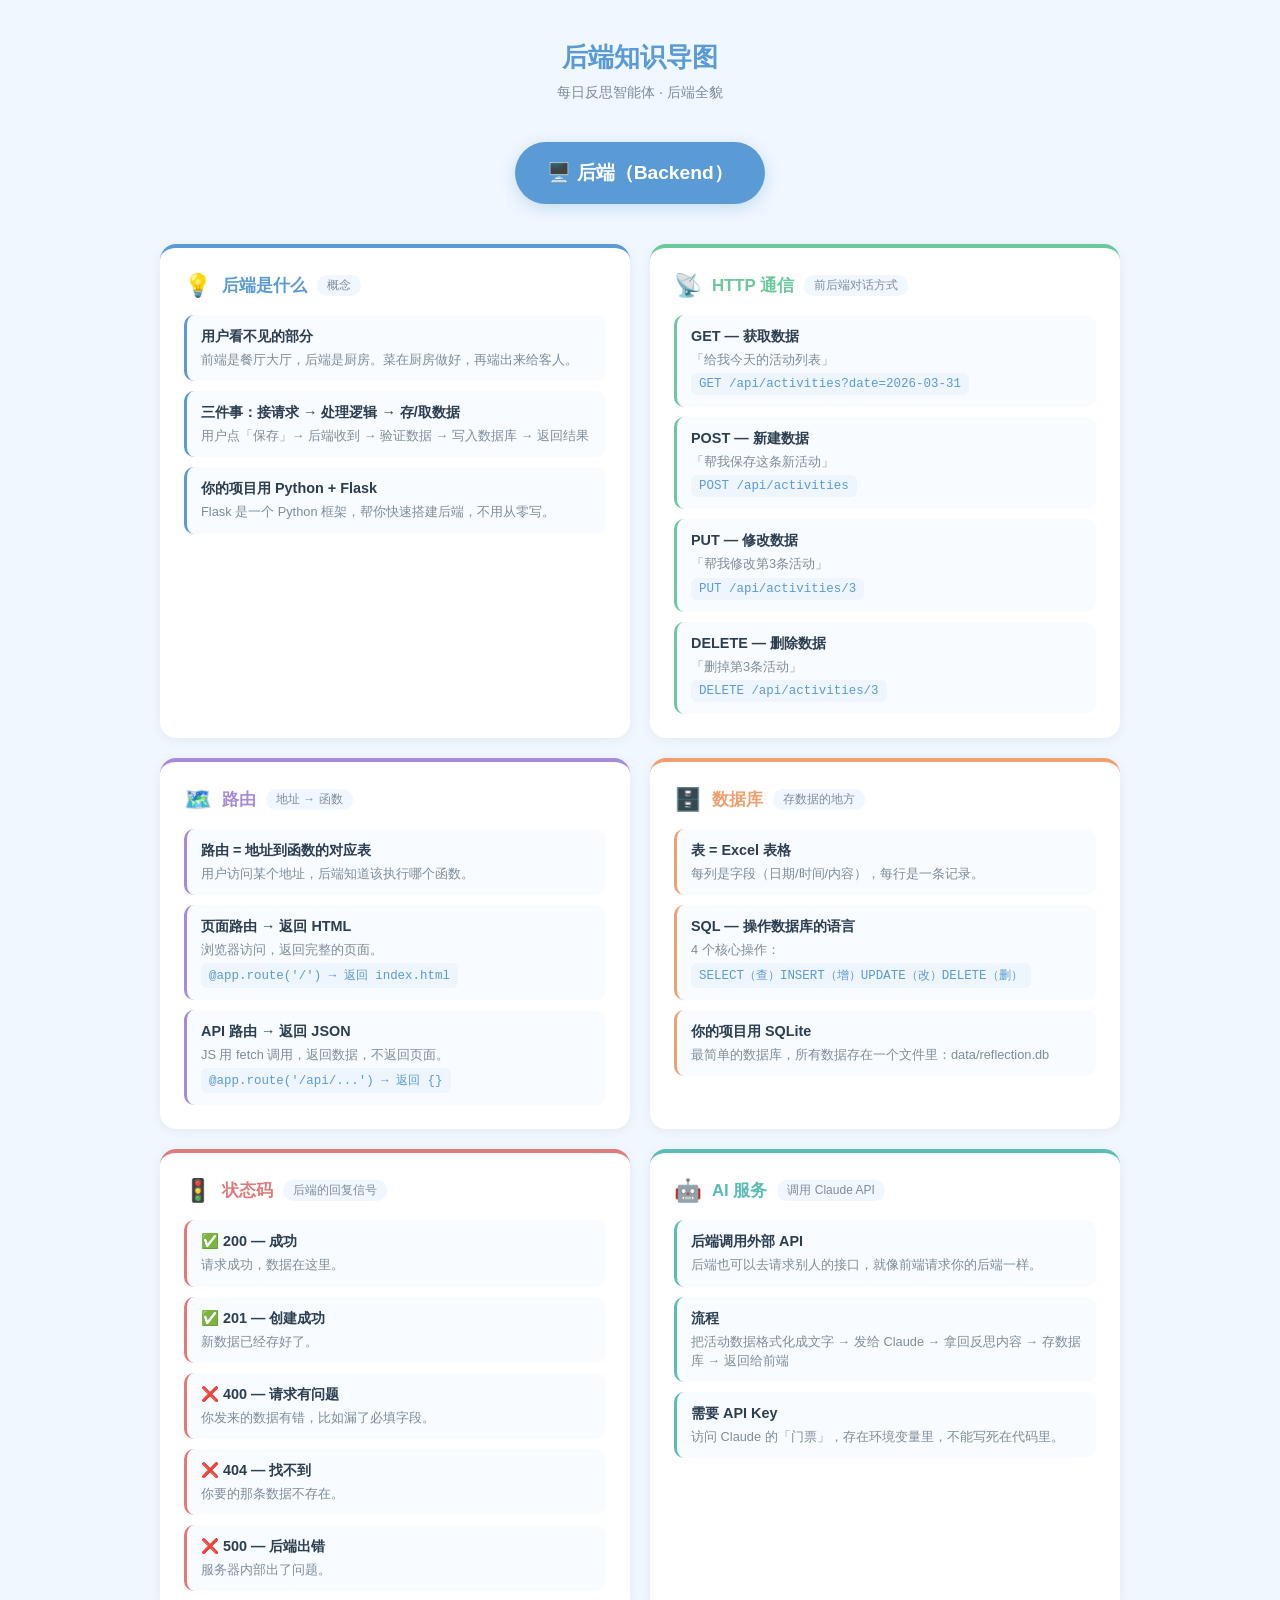
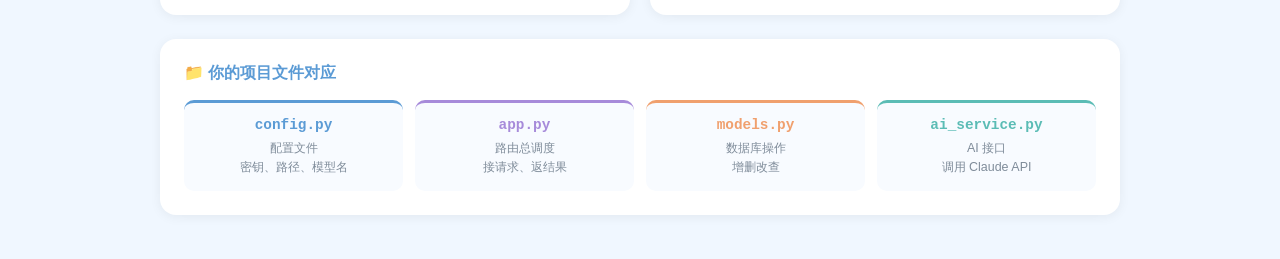
<file: backend_map.html>
<!DOCTYPE html>
<html lang="zh-CN">
<head>
<meta charset="UTF-8">
<title>后端知识导图</title>
<style>
* { margin: 0; padding: 0; box-sizing: border-box; }
body {
  font-family: -apple-system, "Microsoft YaHei", sans-serif;
  background: #f0f7ff;
  min-height: 100vh;
  padding: 40px 20px;
  color: #2c3e50;
}

h1 {
  text-align: center;
  font-size: 1.6rem;
  color: #5b9bd5;
  margin-bottom: 8px;
}
.subtitle {
  text-align: center;
  color: #7f8c9a;
  font-size: 0.9rem;
  margin-bottom: 40px;
}

.map {
  max-width: 960px;
  margin: 0 auto;
}

/* 中心节点 */
.center {
  background: #5b9bd5;
  color: white;
  text-align: center;
  padding: 18px 32px;
  border-radius: 50px;
  font-size: 1.2rem;
  font-weight: 700;
  width: fit-content;
  margin: 0 auto 40px;
  box-shadow: 0 4px 16px rgba(91,155,213,0.3);
}

/* 主分支容器 */
.branches {
  display: grid;
  grid-template-columns: repeat(2, 1fr);
  gap: 20px;
}

/* 主分支 */
.branch {
  background: white;
  border-radius: 16px;
  padding: 24px;
  box-shadow: 0 2px 12px rgba(0,0,0,0.06);
  border-top: 4px solid var(--color);
}

.branch-title {
  display: flex;
  align-items: center;
  gap: 10px;
  margin-bottom: 16px;
}
.branch-title .icon {
  font-size: 1.4rem;
}
.branch-title .name {
  font-size: 1.05rem;
  font-weight: 700;
  color: var(--color);
}
.branch-title .tag {
  font-size: 0.75rem;
  color: #7f8c9a;
  background: #f0f7ff;
  padding: 2px 10px;
  border-radius: 10px;
}

/* 子节点 */
.items {
  display: flex;
  flex-direction: column;
  gap: 10px;
}

.item {
  background: #f8fbff;
  border-radius: 10px;
  padding: 12px 14px;
  border-left: 3px solid var(--color);
}
.item .item-title {
  font-weight: 600;
  font-size: 0.9rem;
  margin-bottom: 4px;
  color: #2c3e50;
}
.item .item-desc {
  font-size: 0.8rem;
  color: #7f8c9a;
  line-height: 1.5;
}
.item .item-code {
  font-size: 0.78rem;
  color: #5b9bd5;
  font-family: monospace;
  margin-top: 4px;
  background: #eef5fc;
  padding: 4px 8px;
  border-radius: 6px;
  display: inline-block;
}

/* 颜色 */
.branch-1 { --color: #5b9bd5; }
.branch-2 { --color: #6bc89b; }
.branch-3 { --color: #a78bda; }
.branch-4 { --color: #f0a06e; }
.branch-5 { --color: #e07b7b; }
.branch-6 { --color: #5bbcb5; }

/* 底部项目对应 */
.project-note {
  max-width: 960px;
  margin: 24px auto 0;
  background: white;
  border-radius: 16px;
  padding: 24px;
  box-shadow: 0 2px 12px rgba(0,0,0,0.06);
}
.project-note h2 {
  font-size: 1rem;
  color: #5b9bd5;
  margin-bottom: 16px;
}
.files {
  display: grid;
  grid-template-columns: repeat(4, 1fr);
  gap: 12px;
}
.file-card {
  background: #f8fbff;
  border-radius: 10px;
  padding: 14px;
  border-top: 3px solid var(--color);
  text-align: center;
}
.file-card .fname {
  font-family: monospace;
  font-weight: 700;
  font-size: 0.9rem;
  color: var(--color);
  margin-bottom: 6px;
}
.file-card .fdesc {
  font-size: 0.78rem;
  color: #7f8c9a;
  line-height: 1.5;
}

@media (max-width: 700px) {
  .branches { grid-template-columns: 1fr; }
  .files { grid-template-columns: repeat(2, 1fr); }
}
</style>
</head>
<body>

<h1>后端知识导图</h1>
<p class="subtitle">每日反思智能体 · 后端全貌</p>

<div class="map">

  <div class="center">🖥️ 后端（Backend）</div>

  <div class="branches">

    <!-- 1. 是什么 -->
    <div class="branch branch-1">
      <div class="branch-title">
        <span class="icon">💡</span>
        <span class="name">后端是什么</span>
        <span class="tag">概念</span>
      </div>
      <div class="items">
        <div class="item">
          <div class="item-title">用户看不见的部分</div>
          <div class="item-desc">前端是餐厅大厅，后端是厨房。菜在厨房做好，再端出来给客人。</div>
        </div>
        <div class="item">
          <div class="item-title">三件事：接请求 → 处理逻辑 → 存/取数据</div>
          <div class="item-desc">用户点「保存」→ 后端收到 → 验证数据 → 写入数据库 → 返回结果</div>
        </div>
        <div class="item">
          <div class="item-title">你的项目用 Python + Flask</div>
          <div class="item-desc">Flask 是一个 Python 框架，帮你快速搭建后端，不用从零写。</div>
        </div>
      </div>
    </div>

    <!-- 2. HTTP -->
    <div class="branch branch-2">
      <div class="branch-title">
        <span class="icon">📡</span>
        <span class="name">HTTP 通信</span>
        <span class="tag">前后端对话方式</span>
      </div>
      <div class="items">
        <div class="item">
          <div class="item-title">GET — 获取数据</div>
          <div class="item-desc">「给我今天的活动列表」</div>
          <span class="item-code">GET /api/activities?date=2026-03-31</span>
        </div>
        <div class="item">
          <div class="item-title">POST — 新建数据</div>
          <div class="item-desc">「帮我保存这条新活动」</div>
          <span class="item-code">POST /api/activities</span>
        </div>
        <div class="item">
          <div class="item-title">PUT — 修改数据</div>
          <div class="item-desc">「帮我修改第3条活动」</div>
          <span class="item-code">PUT /api/activities/3</span>
        </div>
        <div class="item">
          <div class="item-title">DELETE — 删除数据</div>
          <div class="item-desc">「删掉第3条活动」</div>
          <span class="item-code">DELETE /api/activities/3</span>
        </div>
      </div>
    </div>

    <!-- 3. 路由 -->
    <div class="branch branch-3">
      <div class="branch-title">
        <span class="icon">🗺️</span>
        <span class="name">路由</span>
        <span class="tag">地址 → 函数</span>
      </div>
      <div class="items">
        <div class="item">
          <div class="item-title">路由 = 地址到函数的对应表</div>
          <div class="item-desc">用户访问某个地址，后端知道该执行哪个函数。</div>
        </div>
        <div class="item">
          <div class="item-title">页面路由 → 返回 HTML</div>
          <div class="item-desc">浏览器访问，返回完整的页面。</div>
          <span class="item-code">@app.route('/') → 返回 index.html</span>
        </div>
        <div class="item">
          <div class="item-title">API 路由 → 返回 JSON</div>
          <div class="item-desc">JS 用 fetch 调用，返回数据，不返回页面。</div>
          <span class="item-code">@app.route('/api/...') → 返回 {}</span>
        </div>
      </div>
    </div>

    <!-- 4. 数据库 -->
    <div class="branch branch-4">
      <div class="branch-title">
        <span class="icon">🗄️</span>
        <span class="name">数据库</span>
        <span class="tag">存数据的地方</span>
      </div>
      <div class="items">
        <div class="item">
          <div class="item-title">表 = Excel 表格</div>
          <div class="item-desc">每列是字段（日期/时间/内容），每行是一条记录。</div>
        </div>
        <div class="item">
          <div class="item-title">SQL — 操作数据库的语言</div>
          <div class="item-desc">4 个核心操作：</div>
          <span class="item-code">SELECT（查）INSERT（增）UPDATE（改）DELETE（删）</span>
        </div>
        <div class="item">
          <div class="item-title">你的项目用 SQLite</div>
          <div class="item-desc">最简单的数据库，所有数据存在一个文件里：data/reflection.db</div>
        </div>
      </div>
    </div>

    <!-- 5. 状态码 -->
    <div class="branch branch-5">
      <div class="branch-title">
        <span class="icon">🚦</span>
        <span class="name">状态码</span>
        <span class="tag">后端的回复信号</span>
      </div>
      <div class="items">
        <div class="item">
          <div class="item-title">✅ 200 — 成功</div>
          <div class="item-desc">请求成功，数据在这里。</div>
        </div>
        <div class="item">
          <div class="item-title">✅ 201 — 创建成功</div>
          <div class="item-desc">新数据已经存好了。</div>
        </div>
        <div class="item">
          <div class="item-title">❌ 400 — 请求有问题</div>
          <div class="item-desc">你发来的数据有错，比如漏了必填字段。</div>
        </div>
        <div class="item">
          <div class="item-title">❌ 404 — 找不到</div>
          <div class="item-desc">你要的那条数据不存在。</div>
        </div>
        <div class="item">
          <div class="item-title">❌ 500 — 后端出错</div>
          <div class="item-desc">服务器内部出了问题。</div>
        </div>
      </div>
    </div>

    <!-- 6. AI 服务 -->
    <div class="branch branch-6">
      <div class="branch-title">
        <span class="icon">🤖</span>
        <span class="name">AI 服务</span>
        <span class="tag">调用 Claude API</span>
      </div>
      <div class="items">
        <div class="item">
          <div class="item-title">后端调用外部 API</div>
          <div class="item-desc">后端也可以去请求别人的接口，就像前端请求你的后端一样。</div>
        </div>
        <div class="item">
          <div class="item-title">流程</div>
          <div class="item-desc">把活动数据格式化成文字 → 发给 Claude → 拿回反思内容 → 存数据库 → 返回给前端</div>
        </div>
        <div class="item">
          <div class="item-title">需要 API Key</div>
          <div class="item-desc">访问 Claude 的「门票」，存在环境变量里，不能写死在代码里。</div>
        </div>
      </div>
    </div>

  </div>

  <!-- 项目文件对应 -->
  <div class="project-note">
    <h2>📁 你的项目文件对应</h2>
    <div class="files">
      <div class="file-card branch-1">
        <div class="fname">config.py</div>
        <div class="fdesc">配置文件<br>密钥、路径、模型名</div>
      </div>
      <div class="file-card branch-3">
        <div class="fname">app.py</div>
        <div class="fdesc">路由总调度<br>接请求、返结果</div>
      </div>
      <div class="file-card branch-4">
        <div class="fname">models.py</div>
        <div class="fdesc">数据库操作<br>增删改查</div>
      </div>
      <div class="file-card branch-6">
        <div class="fname">ai_service.py</div>
        <div class="fdesc">AI 接口<br>调用 Claude API</div>
      </div>
    </div>
  </div>

</div>
</body>
</html>
</file>
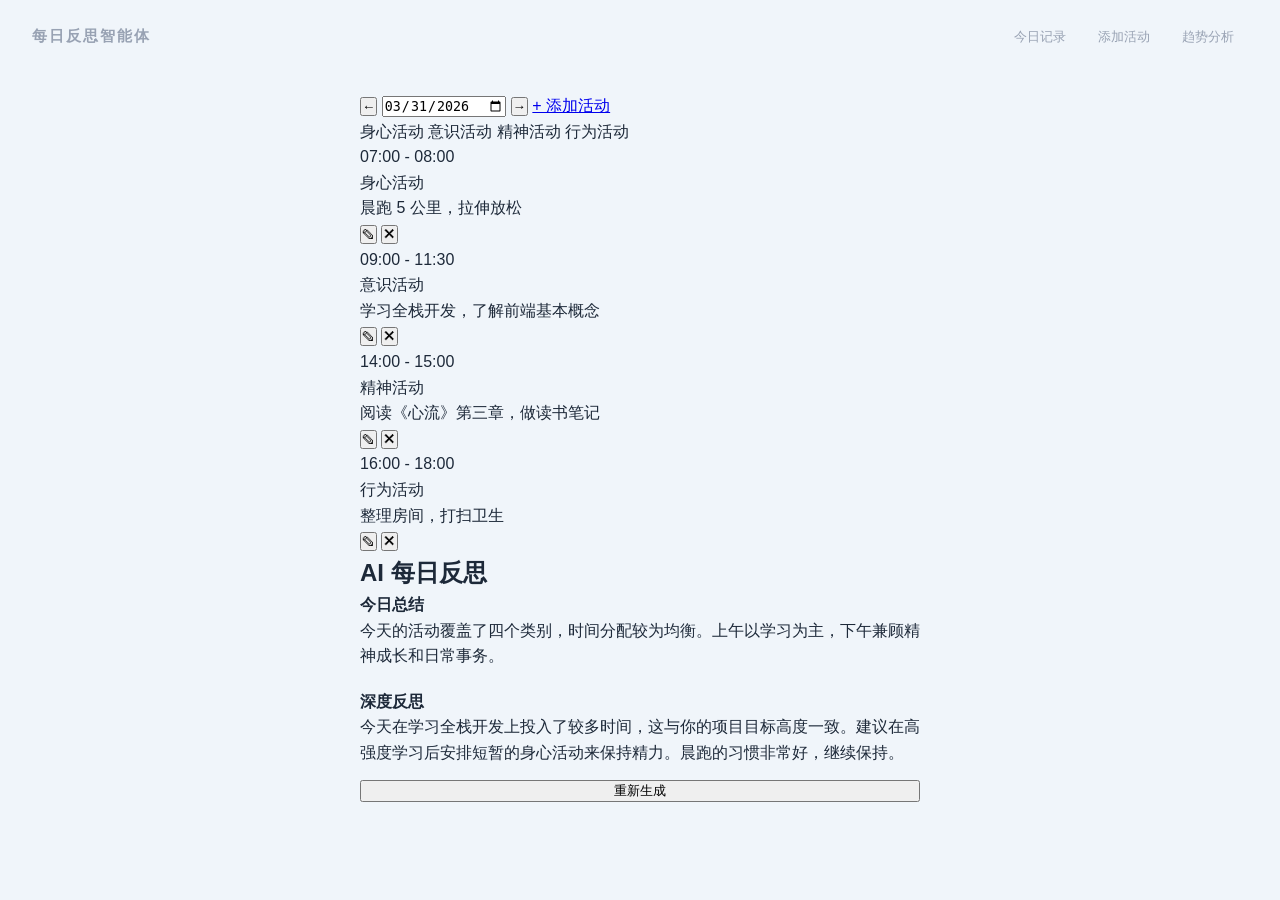
<file: preview.html>
<!DOCTYPE html>
<html lang="zh-CN">
<head>
    <meta charset="UTF-8">
    <meta name="viewport" content="width=device-width, initial-scale=1.0">
    <title>每日反思智能体</title>
    <link rel="stylesheet" href="static/style.css">
</head>
<body>
    <nav class="navbar">
        <div class="nav-brand">每日反思智能体</div>
        <div class="nav-links">
            <a href="#" class="nav-link">今日记录</a>
            <a href="#" class="nav-link">添加活动</a>
            <a href="#" class="nav-link">趋势分析</a>
        </div>
    </nav>

    <main class="container">
        <div class="page-grid">

            <!-- 左栏：活动列表 -->
            <div class="left-column">
                <div class="day-header">
                    <button class="btn-icon">&larr;</button>
                    <input type="date" id="current-date" value="2026-03-31">
                    <button class="btn-icon">&rarr;</button>
                    <a href="#" class="btn btn-primary">+ 添加活动</a>
                </div>

                <div class="legend">
                    <span class="legend-item cat-1">身心活动</span>
                    <span class="legend-item cat-2">意识活动</span>
                    <span class="legend-item cat-3">精神活动</span>
                    <span class="legend-item cat-4">行为活动</span>
                </div>

                <div class="timeline">
                    <div class="activity-card cat-1">
                        <div class="activity-info">
                            <div class="activity-time">07:00 - 08:00</div>
                            <span class="activity-category cat-1">身心活动</span>
                            <div class="activity-content">晨跑 5 公里，拉伸放松</div>
                        </div>
                        <div class="activity-actions">
                            <button title="编辑">&#9998;</button>
                            <button title="删除">&#10005;</button>
                        </div>
                    </div>

                    <div class="activity-card cat-2">
                        <div class="activity-info">
                            <div class="activity-time">09:00 - 11:30</div>
                            <span class="activity-category cat-2">意识活动</span>
                            <div class="activity-content">学习全栈开发，了解前端基本概念</div>
                        </div>
                        <div class="activity-actions">
                            <button title="编辑">&#9998;</button>
                            <button title="删除">&#10005;</button>
                        </div>
                    </div>

                    <div class="activity-card cat-3">
                        <div class="activity-info">
                            <div class="activity-time">14:00 - 15:00</div>
                            <span class="activity-category cat-3">精神活动</span>
                            <div class="activity-content">阅读《心流》第三章，做读书笔记</div>
                        </div>
                        <div class="activity-actions">
                            <button title="编辑">&#9998;</button>
                            <button title="删除">&#10005;</button>
                        </div>
                    </div>

                    <div class="activity-card cat-4">
                        <div class="activity-info">
                            <div class="activity-time">16:00 - 18:00</div>
                            <span class="activity-category cat-4">行为活动</span>
                            <div class="activity-content">整理房间，打扫卫生</div>
                        </div>
                        <div class="activity-actions">
                            <button title="编辑">&#9998;</button>
                            <button title="删除">&#10005;</button>
                        </div>
                    </div>
                </div>
            </div>

            <!-- 右栏：AI 反思 -->
            <div class="reflection-section">
                <h2>AI 每日反思</h2>
                <div class="reflection-card">
                    <h4>今日总结</h4>
                    <p>今天的活动覆盖了四个类别，时间分配较为均衡。上午以学习为主，下午兼顾精神成长和日常事务。</p>
                    <h4 style="margin-top:20px">深度反思</h4>
                    <p>今天在学习全栈开发上投入了较多时间，这与你的项目目标高度一致。建议在高强度学习后安排短暂的身心活动来保持精力。晨跑的习惯非常好，继续保持。</p>
                </div>
                <button class="btn btn-secondary" style="margin-top:14px; width:100%">重新生成</button>
            </div>

        </div>
    </main>
</body>
</html>
</file>
<file: static/style.css>
/* ===== Reset ===== */
* { margin: 0; padding: 0; box-sizing: border-box; }

:root {
    --bg: #f0f5fa;
    --card: #ffffff;
    --text: #1d2939;
    --text-secondary: #667085;
    --text-muted: #98a2b3;
    --accent: #4a8ec8;
    --accent-light: #e6f0fa;
    --accent-hover: #3b7db5;
    --border: #e4e7ec;
    --shadow: 0 4px 24px rgba(0,0,0,0.045);
    --shadow-card: 0 8px 40px rgba(0,0,0,0.06), 0 0 0 1px rgba(255,255,255,0.6);
    --radius: 20px;
    --radius-sm: 10px;
}

body {
    font-family: -apple-system, "SF Pro Text", "Segoe UI", "Microsoft YaHei", sans-serif;
    background: var(--bg);
    color: var(--text);
    line-height: 1.6;
    min-height: 100vh;
}

/* ===== Navbar — 极简 ===== */
.navbar {
    padding: 20px 32px;
    display: flex;
    align-items: center;
    justify-content: space-between;
}
.nav-brand {
    font-size: 0.95rem;
    font-weight: 600;
    color: var(--text-muted);
    letter-spacing: 2px;
    text-transform: uppercase;
    text-decoration: none;
}
.nav-links { display: flex; gap: 4px; }
.nav-link {
    text-decoration: none;
    color: var(--text-muted);
    font-size: 0.82rem;
    padding: 6px 14px;
    border-radius: 8px;
    transition: all 0.2s;
}
.nav-link:hover {
    color: var(--accent);
    background: var(--accent-light);
}

/* ===== Container — 居中 ===== */
.container {
    max-width: 600px;
    margin: 0 auto;
    padding: 20px 20px 80px;
}

/* ===== Journal Card — 视觉焦点 ===== */
.journal-card {
    background: var(--card);
    border-radius: var(--radius);
    padding: 48px 44px;
    box-shadow: var(--shadow-card);
    border: 1.5px solid rgba(255,255,255,0.7);
    position: relative;
}

/* 日期 — 不起眼但可用 */
.journal-date {
    text-align: center;
    margin-bottom: 36px;
}
.journal-date-input {
    border: none;
    background: none;
    color: var(--text-muted);
    font-size: 0.8rem;
    font-family: inherit;
    cursor: pointer;
    text-align: center;
    letter-spacing: 1px;
}
.journal-date-input:focus { outline: none; }
.journal-date-nav {
    background: none;
    border: none;
    color: var(--text-muted);
    cursor: pointer;
    font-size: 0.85rem;
    padding: 4px 8px;
    border-radius: 6px;
    transition: all 0.2s;
}
.journal-date-nav:hover {
    color: var(--accent);
    background: var(--accent-light);
}

/* ===== State 1: 开始 ===== */
.journal-greeting {
    font-size: 1.5rem;
    font-weight: 300;
    color: var(--text);
    text-align: center;
    margin-bottom: 8px;
    line-height: 1.5;
}
.journal-subtitle {
    font-size: 0.88rem;
    color: var(--text-muted);
    text-align: center;
    margin-bottom: 32px;
}

.journal-input {
    width: 100%;
    padding: 18px 20px;
    border: 1.5px solid var(--border);
    border-radius: var(--radius-sm);
    font-size: 0.95rem;
    font-family: inherit;
    line-height: 1.8;
    resize: vertical;
    min-height: 120px;
    transition: all 0.25s;
    color: var(--text);
    background: #fafbfc;
}
.journal-input:focus {
    outline: none;
    border-color: var(--accent);
    box-shadow: 0 0 0 3px rgba(74,142,200,0.1);
    background: #fff;
}
.journal-input::placeholder {
    color: var(--text-muted);
    font-size: 0.9rem;
}

.journal-btn {
    display: block;
    width: 100%;
    padding: 14px;
    margin-top: 20px;
    background: var(--accent);
    color: #fff;
    border: none;
    border-radius: var(--radius-sm);
    font-size: 0.93rem;
    font-weight: 500;
    cursor: pointer;
    transition: all 0.2s;
    letter-spacing: 0.5px;
}
.journal-btn:hover {
    background: var(--accent-hover);
    transform: translateY(-1px);
    box-shadow: 0 4px 14px rgba(74,142,200,0.3);
}
.journal-btn:disabled {
    opacity: 0.5;
    cursor: not-allowed;
    transform: none;
    box-shadow: none;
}

/* ===== State 2: 对话 ===== */
.chat-topic {
    font-size: 0.85rem;
    color: var(--text-secondary);
    background: var(--accent-light);
    padding: 10px 16px;
    border-radius: var(--radius-sm);
    margin-bottom: 24px;
    line-height: 1.5;
}

.chat-messages {
    display: flex;
    flex-direction: column;
    gap: 14px;
    margin-bottom: 20px;
    max-height: 420px;
    overflow-y: auto;
    padding-right: 4px;
}
.chat-messages::-webkit-scrollbar { width: 4px; }
.chat-messages::-webkit-scrollbar-thumb {
    background: var(--border);
    border-radius: 4px;
}

.chat-bubble {
    max-width: 85%;
    padding: 12px 16px;
    border-radius: 16px;
    font-size: 0.9rem;
    line-height: 1.7;
    white-space: pre-wrap;
    word-break: break-word;
}
.chat-bubble.ai {
    background: var(--bg);
    color: var(--text);
    align-self: flex-start;
    border-bottom-left-radius: 4px;
}
.chat-bubble.user {
    background: var(--accent);
    color: #fff;
    align-self: flex-end;
    border-bottom-right-radius: 4px;
}

.chat-input-row {
    display: flex;
    gap: 10px;
    align-items: flex-end;
}
.chat-input {
    flex: 1;
    padding: 12px 14px;
    border: 1.5px solid var(--border);
    border-radius: var(--radius-sm);
    font-size: 0.9rem;
    font-family: inherit;
    resize: none;
    line-height: 1.5;
    transition: border-color 0.2s;
    color: var(--text);
}
.chat-input:focus {
    outline: none;
    border-color: var(--accent);
    box-shadow: 0 0 0 3px rgba(74,142,200,0.1);
}

.chat-send-btn {
    padding: 12px 18px;
    background: var(--accent);
    color: #fff;
    border: none;
    border-radius: var(--radius-sm);
    font-size: 0.85rem;
    cursor: pointer;
    transition: all 0.2s;
    white-space: nowrap;
}
.chat-send-btn:hover { background: var(--accent-hover); }

.chat-footer {
    display: flex;
    justify-content: space-between;
    align-items: center;
    margin-top: 16px;
}
.chat-hint {
    font-size: 0.75rem;
    color: var(--text-muted);
}
.chat-finish-btn {
    padding: 8px 20px;
    background: var(--accent-light);
    color: var(--accent);
    border: none;
    border-radius: 8px;
    font-size: 0.85rem;
    font-weight: 500;
    cursor: pointer;
    transition: all 0.2s;
}
.chat-finish-btn:hover {
    background: #d4e6f5;
}
.chat-finish-btn:disabled {
    opacity: 0.5;
    cursor: not-allowed;
}

/* ===== State 3: 结果 ===== */
.result-header {
    text-align: center;
    margin-bottom: 24px;
}
.result-title {
    font-size: 1.1rem;
    font-weight: 600;
    color: var(--text);
    margin-bottom: 4px;
}
.result-problem {
    font-size: 0.83rem;
    color: var(--text-muted);
}

.result-tags {
    display: flex;
    gap: 8px;
    flex-wrap: wrap;
    justify-content: center;
    margin-bottom: 20px;
}
.result-tag {
    font-size: 0.75rem;
    padding: 3px 10px;
    border-radius: 6px;
    background: var(--accent-light);
    color: var(--accent);
    font-weight: 500;
}

.result-divider {
    border: none;
    border-top: 1px solid var(--border);
    margin: 0 0 24px;
}

.solution-content {
    font-size: 0.92rem;
    line-height: 1.9;
    color: var(--text);
    white-space: pre-wrap;
    word-break: break-word;
}

.btn-restart {
    display: block;
    width: 100%;
    padding: 13px;
    margin-top: 28px;
    background: var(--bg);
    color: var(--text-secondary);
    border: none;
    border-radius: var(--radius-sm);
    font-size: 0.88rem;
    cursor: pointer;
    transition: all 0.2s;
}
.btn-restart:hover {
    background: var(--border);
    color: var(--text);
}

/* ===== History Page ===== */
.history-title {
    text-align: center;
    font-size: 1.2rem;
    font-weight: 300;
    color: var(--text-secondary);
    margin-bottom: 32px;
}

.history-list {
    display: flex;
    flex-direction: column;
    gap: 12px;
}

.history-item {
    background: var(--card);
    border-radius: var(--radius-sm);
    padding: 20px 24px;
    box-shadow: var(--shadow);
    text-decoration: none;
    color: var(--text);
    transition: all 0.2s;
    display: block;
    border: 1px solid transparent;
}
.history-item:hover {
    transform: translateY(-2px);
    box-shadow: 0 6px 24px rgba(0,0,0,0.07);
    border-color: var(--accent-light);
}
.history-date {
    font-size: 0.78rem;
    color: var(--text-muted);
    margin-bottom: 6px;
    letter-spacing: 0.5px;
}
.history-problem {
    font-size: 0.93rem;
    color: var(--text);
    line-height: 1.5;
}
.history-status {
    display: inline-block;
    font-size: 0.72rem;
    padding: 2px 8px;
    border-radius: 6px;
    margin-top: 10px;
    font-weight: 500;
}
.history-status.completed {
    background: #e8f5e9;
    color: #388e3c;
}
.history-status.in-progress {
    background: #fff3e0;
    color: #ef6c00;
}

.history-empty {
    text-align: center;
    color: var(--text-muted);
    padding: 80px 20px;
    font-size: 0.95rem;
    line-height: 1.8;
}

/* ===== Auth ===== */
.auth-card {
    max-width: 400px;
    margin: 60px auto 0;
}
.auth-form {
    display: flex;
    flex-direction: column;
    gap: 14px;
}
.auth-input {
    width: 100%;
    padding: 14px 16px;
    border: 1.5px solid var(--border);
    border-radius: var(--radius-sm);
    font-size: 0.93rem;
    font-family: inherit;
    color: var(--text);
    background: #fafbfc;
    transition: all 0.25s;
}
.auth-input:focus {
    outline: none;
    border-color: var(--accent);
    box-shadow: 0 0 0 3px rgba(74,142,200,0.1);
    background: #fff;
}
.auth-error {
    text-align: center;
    color: #d32f2f;
    font-size: 0.85rem;
    background: #ffebee;
    padding: 10px 16px;
    border-radius: 8px;
    margin-bottom: 12px;
}
.auth-switch {
    text-align: center;
    margin-top: 20px;
    font-size: 0.85rem;
    color: var(--text-muted);
}
.auth-switch a {
    color: var(--accent);
    text-decoration: none;
}
.auth-switch a:hover { text-decoration: underline; }
.nav-user {
    font-size: 0.82rem;
    color: var(--text-muted);
    padding: 6px 8px;
}
.nav-logout {
    color: var(--text-muted);
    opacity: 0.7;
}
.nav-logout:hover { opacity: 1; }

/* ===== Weekly ===== */
.weekly-header {
    text-align: center;
    margin-bottom: 24px;
    display: flex;
    align-items: center;
    justify-content: center;
    gap: 16px;
}
.weekly-range {
    font-size: 0.85rem;
    color: var(--text-muted);
    letter-spacing: 0.5px;
}
.weekly-sessions {
    margin-bottom: 24px;
}
.weekly-session-item {
    display: flex;
    align-items: center;
    gap: 12px;
    padding: 12px 16px;
    background: var(--bg);
    border-radius: 8px;
    margin-bottom: 8px;
    font-size: 0.88rem;
}
.weekly-session-date {
    color: var(--text-muted);
    font-size: 0.8rem;
    flex-shrink: 0;
}
.weekly-session-problem {
    flex: 1;
    color: var(--text);
    overflow: hidden;
    text-overflow: ellipsis;
    white-space: nowrap;
}
.weekly-empty {
    text-align: center;
    color: var(--text-muted);
    padding: 40px 20px;
    font-size: 0.9rem;
}

/* ===== Notes Page ===== */
.notes-empty-msg {
    text-align: center;
    color: var(--text-muted);
    padding: 40px 20px;
    font-size: 0.93rem;
    line-height: 1.8;
}
.notes-empty-hint {
    font-size: 0.82rem;
    color: var(--text-muted);
    opacity: 0.7;
}
.note-item {
    background: var(--bg);
    border-radius: var(--radius-sm);
    padding: 16px 20px;
    margin-bottom: 12px;
}
.note-item-header {
    display: flex;
    align-items: center;
    gap: 8px;
    margin-bottom: 10px;
}
.note-item-icon { font-size: 1.1rem; }
.note-item-name {
    font-size: 0.85rem;
    font-weight: 600;
    color: var(--text-secondary);
}
.note-item-content {
    font-size: 0.88rem;
    line-height: 1.8;
    color: var(--text);
    white-space: pre-wrap;
    word-break: break-word;
    max-height: 300px;
    overflow-y: auto;
}
.note-item-content::-webkit-scrollbar { width: 4px; }
.note-item-content::-webkit-scrollbar-thumb {
    background: var(--border);
    border-radius: 4px;
}
.notes-summary-header {
    font-size: 0.9rem;
    font-weight: 600;
    color: var(--accent);
    margin-bottom: 12px;
}
.notes-section-title {
    font-size: 1rem;
    font-weight: 400;
    color: var(--text-secondary);
    text-align: center;
    margin-bottom: 16px;
}
.notes-calendar {
    display: flex;
    flex-wrap: wrap;
    gap: 8px;
    justify-content: center;
}
.notes-date-chip {
    padding: 6px 14px;
    border-radius: 8px;
    background: var(--bg);
    color: var(--text-secondary);
    font-size: 0.82rem;
    cursor: pointer;
    transition: all 0.2s;
    text-decoration: none;
}
.notes-date-chip:hover {
    background: var(--accent-light);
    color: var(--accent);
}
.notes-date-chip.active {
    background: var(--accent);
    color: #fff;
}

/* ===== Loading ===== */
.loading {
    text-align: center;
    color: var(--text-muted);
    padding: 24px;
    font-size: 0.88rem;
}
.loading::after {
    content: '';
    display: inline-block;
    width: 16px;
    height: 16px;
    border: 2px solid var(--border);
    border-top-color: var(--accent);
    border-radius: 50%;
    animation: spin 0.8s linear infinite;
    margin-left: 8px;
    vertical-align: middle;
}
@keyframes spin { to { transform: rotate(360deg); } }

/* ===== Responsive ===== */
@media (max-width: 640px) {
    .navbar { padding: 16px 20px; }
    .container { padding: 16px 16px 60px; }
    .journal-card {
        padding: 32px 24px;
        border-radius: 16px;
    }
    .journal-greeting { font-size: 1.25rem; }
    .chat-messages { max-height: 320px; }
}
</file>
